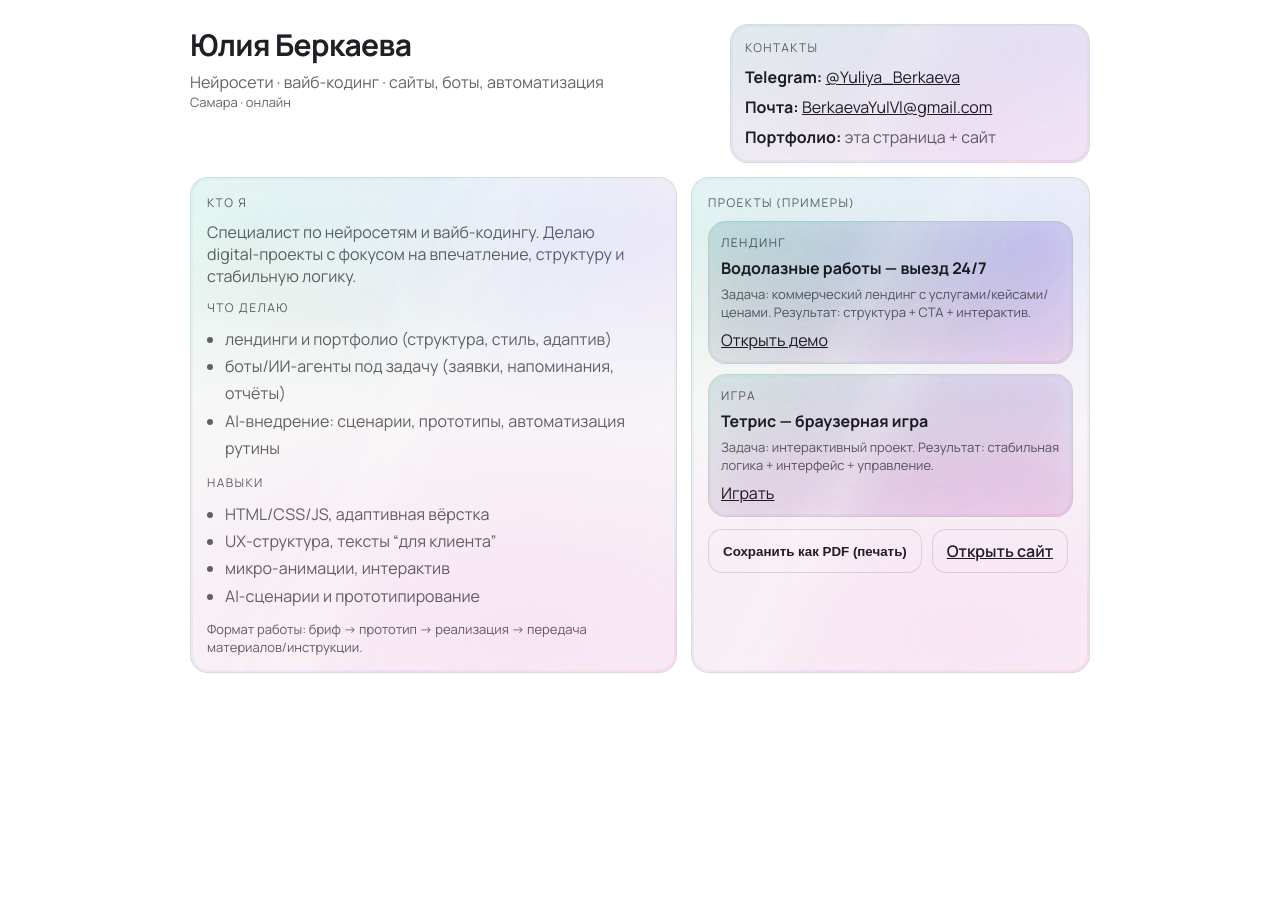
<file: vizitka.html>
<!doctype html>
<html lang="ru" data-theme="light">
  <head>
    <meta charset="utf-8" />
    <meta name="viewport" content="width=device-width, initial-scale=1" />
    <title>Визитка — Юлия Беркаева</title>
    <meta name="description" content="Короткая визитка: кто я, навыки, проекты, контакты." />
    <link rel="preconnect" href="https://fonts.googleapis.com" />
    <link rel="preconnect" href="https://fonts.gstatic.com" crossorigin />
    <link
      href="https://fonts.googleapis.com/css2?family=Manrope:wght@300;400;600;700&family=Outfit:wght@300;400;600;700&display=swap"
      rel="stylesheet"
    />
    <link rel="stylesheet" href="css/style.css" />
    <style>
      body {
        background: #fff;
      }
      .paper {
        width: min(900px, calc(100% - 40px));
        margin: 24px auto;
        color: rgba(12, 12, 18, 0.92);
      }
      .paper .glass-card {
        background: rgba(0, 0, 0, 0.03);
        box-shadow: none;
        border-color: rgba(12, 12, 18, 0.12);
      }
      .paper .muted {
        color: rgba(12, 12, 18, 0.64);
      }
      .paper a {
        color: rgba(12, 12, 18, 0.92);
      }
      .topline {
        display: flex;
        justify-content: space-between;
        gap: 14px;
        flex-wrap: wrap;
        align-items: flex-start;
        margin-bottom: 12px;
      }
      .name {
        font-family: Outfit, Manrope, system-ui, sans-serif;
        font-weight: 700;
        letter-spacing: -0.02em;
        font-size: 30px;
        margin: 0;
      }
      .role {
        margin: 6px 0 0;
      }
      .cols {
        display: grid;
        grid-template-columns: 1.1fr 0.9fr;
        gap: 14px;
        margin-top: 14px;
      }
      .kicker {
        font-family: Outfit, Manrope, system-ui, sans-serif;
        letter-spacing: 0.12em;
        text-transform: uppercase;
        font-size: 12px;
        color: rgba(12, 12, 18, 0.64);
      }
      .btn-row {
        display: flex;
        gap: 10px;
        flex-wrap: wrap;
        margin-top: 12px;
      }
      @media print {
        .btn-row {
          display: none !important;
        }
        body {
          margin: 0;
        }
        .paper {
          margin: 0;
          width: 100%;
        }
        .glass-card {
          break-inside: avoid;
        }
      }
      @media (max-width: 860px) {
        .cols {
          grid-template-columns: 1fr;
        }
      }
    </style>
  </head>
  <body>
    <main class="paper">
      <div class="topline">
        <div>
          <h1 class="name">Юлия Беркаева</h1>
          <p class="muted role">Нейросети · вайб‑кодинг · сайты, боты, автоматизация</p>
          <div class="muted" style="font-size: 13px">Самара · онлайн</div>
        </div>
        <div class="glass-card" style="padding: 14px; min-width: min(360px, 100%)">
          <div class="kicker">Контакты</div>
          <div style="margin-top: 10px; display: grid; gap: 8px">
            <div><strong>Telegram:</strong> <a href="https://t.me/Yuliya_Berkaeva" target="_blank" rel="noreferrer">@Yuliya_Berkaeva</a></div>
            <div><strong>Почта:</strong> <a href="mailto:BerkaevaYulVl@gmail.com">BerkaevaYulVl@gmail.com</a></div>
            <div><strong>Портфолио:</strong> <span class="muted">эта страница + сайт</span></div>
          </div>
        </div>
      </div>

      <div class="cols">
        <section class="glass-card" style="padding: 16px">
          <div class="kicker">Кто я</div>
          <p style="margin: 10px 0 0" class="muted">
            Специалист по нейросетям и вайб‑кодингу. Делаю digital‑проекты с фокусом на впечатление, структуру и стабильную логику.
          </p>

          <div style="height: 12px"></div>
          <div class="kicker">Что делаю</div>
          <ul class="list" style="margin-top: 10px">
            <li>лендинги и портфолио (структура, стиль, адаптив)</li>
            <li>боты/ИИ‑агенты под задачу (заявки, напоминания, отчёты)</li>
            <li>AI‑внедрение: сценарии, прототипы, автоматизация рутины</li>
          </ul>

          <div style="height: 12px"></div>
          <div class="kicker">Навыки</div>
          <ul class="list" style="margin-top: 10px">
            <li>HTML/CSS/JS, адаптивная вёрстка</li>
            <li>UX‑структура, тексты “для клиента”</li>
            <li>микро‑анимации, интерактив</li>
            <li>AI‑сценарии и прототипирование</li>
          </ul>
          <div class="muted" style="margin-top: 10px; font-size: 13px">
            Формат работы: бриф → прототип → реализация → передача материалов/инструкции.
          </div>
        </section>

        <section class="glass-card" style="padding: 16px">
          <div class="kicker">Проекты (примеры)</div>
          <div style="display: grid; gap: 10px; margin-top: 10px">
            <div class="glass-card" style="padding: 12px">
              <div class="kicker">Лендинг</div>
              <div style="font-weight: 700; margin-top: 6px">Водолазные работы — выезд 24/7</div>
              <div class="muted" style="font-size: 13px; margin-top: 6px">
                Задача: коммерческий лендинг с услугами/кейcами/ценами. Результат: структура + CTA + интерактив.
              </div>
              <div style="margin-top: 8px">
                <a href="https://berkaevayulvl.github.io/Vodolaz-VC/" target="_blank" rel="noreferrer">Открыть демо</a>
              </div>
            </div>

            <div class="glass-card" style="padding: 12px">
              <div class="kicker">Игра</div>
              <div style="font-weight: 700; margin-top: 6px">Тетрис — браузерная игра</div>
              <div class="muted" style="font-size: 13px; margin-top: 6px">
                Задача: интерактивный проект. Результат: стабильная логика + интерфейс + управление.
              </div>
              <div style="margin-top: 8px">
                <a href="https://berkaevayulvl.github.io/game_new-/" target="_blank" rel="noreferrer">Играть</a>
              </div>
            </div>
          </div>

          <div class="btn-row">
            <button class="btn-like" type="button" onclick="window.print()">Сохранить как PDF (печать)</button>
            <a class="btn-like" href="index.html">Открыть сайт</a>
          </div>
        </section>
      </div>
    </main>
  </body>
</html>
</file>
<file: css/style.css>
:root {
  --bg: #05060a;
  --panel: rgba(255, 255, 255, 0.06);
  --panel-2: rgba(255, 255, 255, 0.1);
  --text: rgba(245, 248, 255, 0.93);
  --muted: rgba(220, 232, 255, 0.72);
  --text-soft: rgba(245, 248, 255, 0.86);
  --border: rgba(255, 255, 255, 0.12);
  --shadow: 0 18px 60px rgba(0, 0, 0, 0.45);
  --shadow-soft: 0 14px 46px rgba(0, 0, 0, 0.32);
  --glow: 0 0 0 rgba(0, 0, 0, 0);
  /* “дорого‑богато” акценты */
  --accent-a: #00ffd1; /* turquoise */
  --accent-b: #8a5cff; /* violet */
  --accent-c: #ff5c7a; /* pink */
  --accent-d: #ffc24b; /* gold */
  --accent-e: #ff2fc8; /* hot pink */
  --accent-f: #29f5ff; /* neon cyan */
  --radius: 18px;
  --max: 1120px;
}

html[data-theme="light"] {
  --bg: #fbfbfd;
  --panel: rgba(0, 0, 0, 0.04);
  --panel-2: rgba(0, 0, 0, 0.06);
  --text: rgba(12, 12, 18, 0.92);
  --muted: rgba(12, 12, 18, 0.64);
  --text-soft: rgba(12, 12, 18, 0.8);
  --border: rgba(12, 12, 18, 0.12);
  --shadow: 0 18px 60px rgba(17, 17, 28, 0.12);
  --shadow-soft: 0 14px 46px rgba(17, 17, 28, 0.09);
}

*,
*::before,
*::after {
  box-sizing: border-box;
}

html {
  scroll-behavior: smooth;
}

body {
  margin: 0;
  font-family: Manrope, system-ui, -apple-system, Segoe UI, Roboto, Arial, sans-serif;
  color: var(--text);
  background: var(--bg);
  overflow-x: hidden;
  text-rendering: geometricPrecision;
  -webkit-font-smoothing: antialiased;
  -moz-osx-font-smoothing: grayscale;
  position: relative;
}

/* Keep content above background canvases */
.header,
main,
.footer {
  position: relative;
  z-index: 10;
}

@media (prefers-reduced-motion: reduce) {
  html {
    scroll-behavior: auto;
  }
  * {
    animation-duration: 0.001ms !important;
    animation-iteration-count: 1 !important;
    transition-duration: 0.001ms !important;
    scroll-behavior: auto !important;
  }
}

.container {
  width: min(var(--max), calc(100% - 40px));
  margin: 0 auto;
}

.container :where(p) {
  line-height: 1.65;
}

.muted {
  color: var(--muted);
}

.h2 {
  margin: 0 0 10px;
  font-family: Outfit, Manrope, system-ui, sans-serif;
  letter-spacing: -0.02em;
  font-size: clamp(26px, 4vw, 38px);
}

.h3 {
  margin: 0 0 10px;
  font-family: Outfit, Manrope, system-ui, sans-serif;
  letter-spacing: -0.01em;
  font-size: 18px;
}

.section {
  padding: 80px 0;
  position: relative;
}

.section__head {
  margin-bottom: 24px;
  max-width: 760px;
}

.header {
  position: sticky;
  top: 0;
  z-index: 40;
  backdrop-filter: blur(14px);
  background: linear-gradient(to bottom, rgba(0, 0, 0, 0.6), rgba(0, 0, 0, 0));
  border-bottom: 1px solid rgba(255, 255, 255, 0.08);
}

html[data-theme="light"] .header {
  background: linear-gradient(to bottom, rgba(251, 251, 253, 0.72), rgba(251, 251, 253, 0));
  border-bottom-color: rgba(0, 0, 0, 0.06);
}

.header__inner {
  height: 96px;
  display: flex;
  align-items: center;
  justify-content: space-between;
  gap: 18px;
  padding: 0;
  flex-wrap: nowrap;
}

.brand {
  font-family: Outfit, Manrope, system-ui, sans-serif;
  text-decoration: none;
  color: var(--text);
  font-weight: 600;
  letter-spacing: -0.01em;
  display: inline-flex;
  align-items: center;
  gap: 14px;
  min-width: 0;
}

.brand__logo {
  width: 96px;
  height: 96px;
  object-fit: contain;
  flex: 0 0 auto;
  filter: drop-shadow(0 12px 26px rgba(0, 0, 0, 0.35)) drop-shadow(0 0 18px rgba(37, 243, 211, 0.18))
    drop-shadow(0 0 22px rgba(168, 85, 247, 0.14));
}

.brand__text {
  white-space: nowrap;
  overflow: hidden;
  text-overflow: ellipsis;
}

html[data-theme="light"] .brand__logo {
  filter: drop-shadow(0 10px 22px rgba(17, 17, 28, 0.12)) drop-shadow(0 0 16px rgba(37, 243, 211, 0.10))
    drop-shadow(0 0 18px rgba(168, 85, 247, 0.08));
}

.nav {
  display: flex;
  align-items: center;
  gap: 14px;
}

.nav__link {
  color: var(--muted);
  text-decoration: none;
  font-size: 14px;
  padding: 10px 10px;
  border-radius: 12px;
  transition: background 160ms ease, color 160ms ease;
}

.nav__link.is-active {
  color: var(--text);
  background: rgba(255, 255, 255, 0.06);
  border: 1px solid rgba(37, 243, 211, 0.16);
}

.nav__link:hover {
  background: var(--panel);
  color: var(--text);
}

.nav__cta {
  background: linear-gradient(120deg, rgba(37, 243, 211, 0.16), rgba(168, 85, 247, 0.16), rgba(255, 61, 166, 0.16));
  border: 1px solid var(--border);
  color: var(--text);
}

.burger {
  display: none;
  width: 42px;
  height: 42px;
  border-radius: 14px;
  border: 1px solid var(--border);
  background: var(--panel);
  box-shadow: var(--shadow);
  padding: 10px;
}

.burger span {
  display: block;
  height: 2px;
  background: var(--text);
  border-radius: 2px;
  margin: 6px 0;
}

.hero {
  padding: 84px 0 28px;
}

.hero__grid {
  display: grid;
  grid-template-columns: 1.1fr 0.9fr;
  gap: 32px;
  align-items: center;
}

.hero__kicker {
  color: var(--muted);
  font-size: 13px;
  letter-spacing: 0.08em;
  text-transform: uppercase;
  margin-bottom: 12px;
}

.hero__title {
  margin: 0 0 14px;
  font-family: Outfit, Manrope, system-ui, sans-serif;
  font-size: clamp(34px, 4.6vw, 56px);
  letter-spacing: -0.03em;
  line-height: 1.05;
}

.gradient-text {
  background: linear-gradient(90deg, var(--accent-f), var(--accent-b), var(--accent-e), var(--accent-d));
  background-size: 240% 240%;
  -webkit-background-clip: text;
  background-clip: text;
  color: transparent;
  animation: gradientShift 8s ease-in-out infinite;
}

@keyframes gradientShift {
  0% {
    background-position: 0% 50%;
  }
  50% {
    background-position: 100% 50%;
  }
  100% {
    background-position: 0% 50%;
  }
}

.hero__lead {
  margin: 0 0 18px;
  color: var(--muted);
  font-size: 16.5px;
  line-height: 1.6;
}

.hero__actions {
  display: flex;
  gap: 12px;
  flex-wrap: wrap;
  margin-bottom: 16px;
}

.btn {
  text-decoration: none;
  display: inline-flex;
  align-items: center;
  justify-content: center;
  gap: 10px;
  padding: 12px 16px;
  border-radius: 14px;
  border: 1px solid var(--border);
  font-weight: 600;
  letter-spacing: -0.01em;
  transition: transform 160ms ease, filter 160ms ease, background 160ms ease;
  will-change: transform;
}

.btn:hover {
  transform: translateY(-1px);
  filter: brightness(1.05);
}

.btn.is-magnetic {
  transform: translate3d(var(--mx, 0px), var(--my, 0px), 0) translateY(-1px);
}

.btn.is-magnetic:active {
  transform: translate3d(var(--mx, 0px), var(--my, 0px), 0) scale(0.98);
}

.btn--primary {
  color: var(--bg);
  border-color: rgba(0, 0, 0, 0.12);
  background: linear-gradient(90deg, var(--accent-f), var(--accent-b), var(--accent-e), var(--accent-d));
  box-shadow: 0 18px 60px rgba(0, 255, 209, 0.12), 0 18px 60px rgba(255, 92, 122, 0.12), 0 18px 60px rgba(255, 194, 75, 0.1),
    var(--shadow-soft);
}

.btn--ghost {
  color: var(--text);
  background: var(--panel);
}

.tag-row {
  display: flex;
  flex-wrap: wrap;
  gap: 10px;
}

.tag {
  font-size: 13px;
  color: var(--muted);
  padding: 8px 10px;
  border-radius: 999px;
  border: 1px solid var(--border);
  background: rgba(255, 255, 255, 0.03);
  backdrop-filter: blur(12px);
}

.hero__visual {
  position: relative;
  display: grid;
  gap: 14px;
  justify-items: end;
}

.portrait {
  width: min(380px, 100%);
  aspect-ratio: 4 / 5;
  border-radius: 26px;
  overflow: hidden;
  border: 1px solid var(--border);
  background: rgba(255, 255, 255, 0.03);
  box-shadow: var(--shadow);
  position: relative;
  transform-style: preserve-3d;
}

.portrait img {
  width: 100%;
  height: 100%;
  object-fit: cover;
  display: block;
}

.portrait__orbs::before,
.portrait__orbs::after {
  content: "";
  position: absolute;
  inset: -40%;
  background: radial-gradient(circle at 30% 40%, rgba(37, 243, 211, 0.25), transparent 35%),
    radial-gradient(circle at 70% 35%, rgba(168, 85, 247, 0.22), transparent 35%),
    radial-gradient(circle at 55% 75%, rgba(255, 61, 166, 0.16), transparent 40%);
  filter: blur(18px);
  opacity: 0.9;
  pointer-events: none;
}

@keyframes breatheGlow {
  0% {
    filter: saturate(1.0) brightness(1.0);
    opacity: 0.78;
    transform: translate3d(0, 0, 0) scale(1);
  }
  50% {
    filter: saturate(1.18) brightness(1.06);
    opacity: 1;
    transform: translate3d(0, 0, 0) scale(1.03);
  }
  100% {
    filter: saturate(1.0) brightness(1.0);
    opacity: 0.78;
    transform: translate3d(0, 0, 0) scale(1);
  }
}

@keyframes shineSweep {
  0% {
    background-position: 0% 0%, 0% 0%, -120% 0%;
  }
  100% {
    background-position: 0% 0%, 0% 0%, 220% 0%;
  }
}

@keyframes borderSpin {
  0% {
    transform: rotate(0deg);
    opacity: 0.55;
  }
  50% {
    opacity: 0.95;
  }
  100% {
    transform: rotate(360deg);
    opacity: 0.55;
  }
}

.glass-card {
  border-radius: var(--radius);
  border: 1px solid var(--border);
  background: linear-gradient(180deg, var(--panel-2), rgba(255, 255, 255, 0.02));
  box-shadow: var(--shadow-soft);
  padding: 18px;
  backdrop-filter: blur(18px);
  position: relative;
  overflow: hidden;
  transition: box-shadow 240ms ease, transform 240ms ease;
  will-change: transform, box-shadow;
  transform-style: preserve-3d;
  --ring: 2px;
}

.glass-card::before {
  content: "";
  position: absolute;
  inset: -1px;
  pointer-events: none;
  background-image: radial-gradient(760px 320px at 12% 8%, rgba(41, 245, 255, 0.12), transparent 60%),
    radial-gradient(760px 320px at 88% 12%, rgba(138, 92, 255, 0.11), transparent 60%),
    radial-gradient(820px 420px at 70% 92%, rgba(255, 47, 200, 0.1), transparent 64%),
    radial-gradient(520px 240px at 46% 18%, rgba(255, 194, 75, 0.08), transparent 62%),
    linear-gradient(
      115deg,
      transparent 0%,
      rgba(255, 255, 255, 0.0) 35%,
      rgba(255, 255, 255, 0.16) 45%,
      rgba(255, 255, 255, 0.0) 55%,
      transparent 100%
    );
  background-size: auto, auto, auto, 200% 100%;
  background-position: 0% 0%, 0% 0%, 0% 0%, -120% 0%;
  opacity: 0.95;
  transform-origin: 50% 50%;
}

.glass-card::after {
  content: "";
  position: absolute;
  inset: 0;
  pointer-events: none;
  opacity: 0.24;
  mix-blend-mode: overlay;
  background-image: url("data:image/svg+xml,%3Csvg%20xmlns%3D%27http%3A//www.w3.org/2000/svg%27%20width%3D%27160%27%20height%3D%27160%27%3E%3Cfilter%20id%3D%27n%27%3E%3CfeTurbulence%20type%3D%27fractalNoise%27%20baseFrequency%3D%270.85%27%20numOctaves%3D%272%27%20stitchTiles%3D%27stitch%27/%3E%3C/filter%3E%3Crect%20width%3D%27160%27%20height%3D%27160%27%20filter%3D%27url(%23n)%27%20opacity%3D%270.45%27/%3E%3C/svg%3E");
  background-size: 220px 220px;
}

.glass-card > * {
  position: relative;
  z-index: 1;
}

.glass-card > * {
  transform: translate3d(calc(var(--px, 0) * 1px), calc(var(--py, 0) * 1px), 0);
  transition: transform 240ms ease;
}

.glass-card::before {
  will-change: opacity, transform, background-position;
}

.glass-card::after {
  will-change: opacity;
}

.glass-card {
  --hx: 50%;
  --hy: 50%;
  --px: 0;
  --py: 0;
  --rx: 0;
  --ry: 0;
}

.glass-card::after {
  opacity: 0.14;
}

.glass-card:hover::after {
  opacity: 0.18;
}

.glass-card::before {
  border-radius: inherit;
}

.glass-card::after {
  border-radius: inherit;
}

.glass-card::before {
  background-blend-mode: screen, screen, screen, normal;
}

.glass-card::after {
  background-image: radial-gradient(560px 280px at var(--hx) var(--hy), rgba(41, 245, 255, 0.22), transparent 58%),
    radial-gradient(560px 280px at var(--hx) var(--hy), rgba(255, 47, 200, 0.22), transparent 62%),
    radial-gradient(560px 280px at var(--hx) var(--hy), rgba(255, 194, 75, 0.18), transparent 64%),
    conic-gradient(
      from 0deg,
      rgba(41, 245, 255, 0.0),
      rgba(41, 245, 255, 0.82),
      rgba(255, 47, 200, 0.78),
      rgba(255, 194, 75, 0.72),
      rgba(138, 92, 255, 0.62),
      rgba(41, 245, 255, 0.82),
      rgba(41, 245, 255, 0.0)
    ),
    url("data:image/svg+xml,%3Csvg%20xmlns%3D%27http%3A//www.w3.org/2000/svg%27%20width%3D%27160%27%20height%3D%27160%27%3E%3Cfilter%20id%3D%27n%27%3E%3CfeTurbulence%20type%3D%27fractalNoise%27%20baseFrequency%3D%270.85%27%20numOctaves%3D%272%27%20stitchTiles%3D%27stitch%27/%3E%3C/filter%3E%3Crect%20width%3D%27160%27%20height%3D%27160%27%20filter%3D%27url(%23n)%27%20opacity%3D%270.45%27/%3E%3C/svg%3E");
  background-size: auto, auto, auto, 160% 160%, 220px 220px;
  mix-blend-mode: overlay;
}

.glass-card::after {
  -webkit-mask: linear-gradient(#000 0 0) content-box, linear-gradient(#000 0 0);
  -webkit-mask-composite: xor;
  mask: linear-gradient(#000 0 0) content-box, linear-gradient(#000 0 0);
  mask-composite: exclude;
  padding: var(--ring);
}

.glass-card:hover {
  box-shadow: 0 26px 86px rgba(0, 0, 0, 0.42), 0 0 0 1px rgba(37, 243, 211, 0.08) inset;
  transform: translateY(-2px) scale(1.01) perspective(900px) rotateX(calc(var(--ry, 0) * -1.35deg))
    rotateY(calc(var(--rx, 0) * 1.35deg));
}

/* “Дышащая” подсветка по всему сайту */
@media (prefers-reduced-motion: no-preference) {
  .glass-card::before {
    animation: breatheGlow 6.6s ease-in-out infinite;
  }

  .glass-card:nth-child(2n)::before {
    animation-duration: 7.4s;
    animation-delay: -1.6s;
  }

  .glass-card:nth-child(3n)::before {
    animation-duration: 8.1s;
    animation-delay: -2.4s;
  }

  .glass-card:hover::before {
    animation-duration: 4.2s;
    animation-name: breatheGlow, shineSweep;
    animation-duration: 4.2s, 1.1s;
    animation-timing-function: ease-in-out, ease-out;
    animation-iteration-count: infinite, 1;
  }

  .glass-card::after {
    animation: borderSpin 4.6s linear infinite;
    transform-origin: 50% 50%;
  }

  .btn--primary {
    box-shadow: 0 18px 60px rgba(37, 243, 211, 0.1), 0 18px 60px rgba(168, 85, 247, 0.1), var(--shadow-soft);
  }
}

@media (prefers-reduced-motion: reduce) {
  .glass-card:hover::before {
    animation: shineSweep 1.05s ease-out 1;
  }
}

.glass-card__label {
  color: var(--muted);
  font-size: 12px;
  letter-spacing: 0.12em;
  text-transform: uppercase;
}

.glass-card__title {
  margin-top: 6px;
  font-family: Outfit, Manrope, system-ui, sans-serif;
  letter-spacing: -0.02em;
  font-weight: 600;
}

.grid-2 {
  display: grid;
  grid-template-columns: repeat(2, minmax(0, 1fr));
  gap: 14px;
}

.grid-3 {
  display: grid;
  grid-template-columns: repeat(3, minmax(0, 1fr));
  gap: 14px;
}

.cards-4 {
  display: grid;
  grid-template-columns: repeat(3, minmax(0, 1fr));
  gap: 14px;
}

.bot-card p {
  margin: 0 0 10px;
}

.filters {
  display: flex;
  gap: 10px;
  flex-wrap: wrap;
  align-items: center;
  margin: 12px 0 14px;
}

.filter-chip {
  appearance: none;
  border: 1px solid var(--border);
  background: rgba(255, 255, 255, 0.03);
  color: var(--muted);
  padding: 10px 12px;
  border-radius: 999px;
  font-weight: 700;
  letter-spacing: -0.01em;
  transition: background 160ms ease, color 160ms ease, transform 160ms ease, filter 160ms ease;
}

.filter-chip:hover {
  background: var(--panel);
  color: var(--text);
  transform: translateY(-1px);
  filter: brightness(1.04);
}

.filter-chip.is-active {
  color: var(--text);
  background: linear-gradient(120deg, rgba(37, 243, 211, 0.14), rgba(168, 85, 247, 0.14), rgba(255, 61, 166, 0.14));
  border-color: rgba(37, 243, 211, 0.16);
}

.media-thumb.is-hidden {
  display: none;
}
.link-card {
  text-decoration: none;
  color: var(--text);
  display: grid;
  gap: 8px;
  transition: transform 160ms ease, background 160ms ease, box-shadow 160ms ease;
}

.link-card:hover {
  transform: translateY(-2px);
  background: linear-gradient(180deg, var(--panel-2), rgba(255, 255, 255, 0.02));
}

.link-card__num {
  color: var(--muted);
  font-family: Outfit, Manrope, system-ui, sans-serif;
  letter-spacing: 0.16em;
}

.link-card__title {
  font-family: Outfit, Manrope, system-ui, sans-serif;
  font-weight: 600;
  letter-spacing: -0.02em;
}

.link-card__text {
  color: var(--muted);
  line-height: 1.6;
}

.link-card__cta {
  margin-top: 4px;
  color: rgba(37, 243, 211, 0.92);
  font-weight: 700;
}

.badge {
  display: inline-flex;
  align-items: center;
  padding: 6px 10px;
  border-radius: 999px;
  border: 1px solid var(--border);
  background: rgba(255, 255, 255, 0.03);
  backdrop-filter: blur(12px);
  color: var(--muted);
  font-size: 12px;
  width: fit-content;
}

.list {
  margin: 12px 0 0;
  padding-left: 18px;
  color: var(--muted);
  line-height: 1.7;
}

.steps__list {
  margin: 12px 0 0;
  padding: 0;
  list-style: none;
  display: grid;
  gap: 10px;
}

.steps__num {
  font-family: Outfit, Manrope, system-ui, sans-serif;
  letter-spacing: 0.12em;
  color: var(--muted);
  margin-right: 10px;
}

.quote {
  margin: 0;
  font-family: Outfit, Manrope, system-ui, sans-serif;
  font-size: clamp(18px, 2.3vw, 26px);
  letter-spacing: -0.02em;
  line-height: 1.3;
  padding: 24px 18px;
  border-left: 3px solid rgba(37, 243, 211, 0.65);
  background: linear-gradient(180deg, rgba(37, 243, 211, 0.06), rgba(255, 255, 255, 0.02));
  border-radius: var(--radius);
  border: 1px solid var(--border);
  box-shadow: var(--shadow);
}

.review blockquote {
  margin: 0 0 12px;
  color: var(--text);
  line-height: 1.6;
}

.review figcaption {
  color: var(--muted);
  font-size: 13px;
}

.contact-card__links {
  margin-top: 12px;
  display: grid;
  gap: 8px;
}

.contact-card__links a {
  color: var(--text);
  text-decoration: none;
  padding: 10px 12px;
  border-radius: 14px;
  border: 1px solid var(--border);
  background: rgba(255, 255, 255, 0.03);
}

.contact-card__links a:hover {
  background: var(--panel);
}

.footer {
  padding: 26px 0 42px;
  border-top: 1px solid rgba(255, 255, 255, 0.08);
}

html[data-theme="light"] .footer {
  border-top-color: rgba(0, 0, 0, 0.08);
}

.footer__inner {
  display: flex;
  justify-content: space-between;
  gap: 14px;
  flex-wrap: wrap;
}

.theme-toggle {
  position: fixed;
  bottom: 16px;
  right: 16px;
  z-index: 50;
  border-radius: 999px;
  border: 1px solid var(--border);
  background: linear-gradient(180deg, var(--panel-2), rgba(255, 255, 255, 0.02));
  color: var(--text);
  box-shadow: var(--shadow-soft);
  display: inline-flex;
  align-items: center;
  gap: 10px;
  padding: 12px 14px;
  font-family: Outfit, Manrope, system-ui, sans-serif;
  letter-spacing: -0.01em;
  cursor: pointer;
  user-select: none;
  transition: transform 160ms ease, filter 160ms ease, background 160ms ease;
  will-change: transform;
}

.theme-toggle:hover {
  transform: translateY(-1px);
  filter: brightness(1.06);
}

.theme-toggle__dot {
  width: 10px;
  height: 10px;
  border-radius: 999px;
  background: linear-gradient(90deg, var(--accent-a), var(--accent-b), var(--accent-c));
}

.theme-toggle__text {
  font-size: 13px;
}

[data-animate] {
  opacity: 0;
  transform: translateY(12px);
  transition: opacity 520ms ease, transform 520ms ease;
}

.is-inview {
  opacity: 1;
  transform: translateY(0);
}

body.has-custom-cursor {
  cursor: none;
}

body.has-custom-cursor a,
body.has-custom-cursor button {
  cursor: none;
}

.target-cursor-wrapper {
  position: fixed;
  top: 0;
  left: 0;
  width: 0;
  height: 0;
  pointer-events: none;
  z-index: 9999;
  mix-blend-mode: difference;
  transform: translate(-50%, -50%);
  opacity: 0;
}

.target-cursor-dot {
  position: absolute;
  left: 50%;
  top: 50%;
  width: 4px;
  height: 4px;
  background: #fff;
  border-radius: 50%;
  transform: translate(-50%, -50%);
  will-change: transform;
}

.target-cursor-corner {
  position: absolute;
  left: 50%;
  top: 50%;
  width: 12px;
  height: 12px;
  border: 3px solid #fff;
  will-change: transform;
}

.corner-tl {
  transform: translate(-150%, -150%);
  border-right: none;
  border-bottom: none;
}

.corner-tr {
  transform: translate(50%, -150%);
  border-left: none;
  border-bottom: none;
}

.corner-br {
  transform: translate(50%, 50%);
  border-left: none;
  border-top: none;
}

.corner-bl {
  transform: translate(-150%, 50%);
  border-right: none;
  border-top: none;
}

/* Diagnostic app */
.quiz {
  display: grid;
  gap: 14px;
}

.quiz__top {
  display: flex;
  justify-content: space-between;
  gap: 14px;
  flex-wrap: wrap;
  align-items: center;
}

.quiz__title {
  font-family: Outfit, Manrope, system-ui, sans-serif;
  font-weight: 600;
}

.quiz__progress {
  width: 220px;
  height: 10px;
  border-radius: 999px;
  background: rgba(255, 255, 255, 0.06);
  border: 1px solid var(--border);
  overflow: hidden;
}

.quiz__progress > span {
  display: block;
  height: 100%;
  width: 0%;
  background: linear-gradient(90deg, var(--accent-a), var(--accent-b), var(--accent-c));
}

.quiz__q {
  margin: 0;
  font-family: Outfit, Manrope, system-ui, sans-serif;
  font-size: 18px;
  letter-spacing: -0.01em;
}

.quiz__options {
  display: grid;
  gap: 10px;
}

.quiz__opt {
  display: flex;
  gap: 10px;
  align-items: flex-start;
  padding: 12px 12px;
  border-radius: 14px;
  border: 1px solid var(--border);
  background: rgba(255, 255, 255, 0.03);
  transition: background 160ms ease, transform 160ms ease;
}

.quiz__opt:hover {
  background: var(--panel);
  transform: translateY(-1px);
}

.quiz__actions {
  display: flex;
  justify-content: space-between;
  gap: 10px;
  flex-wrap: wrap;
}

.btn-like {
  appearance: none;
  border: 1px solid var(--border);
  background: rgba(255, 255, 255, 0.03);
  color: var(--text);
  padding: 10px 14px;
  border-radius: 14px;
  font-weight: 600;
}

.btn-like:disabled {
  opacity: 0.45;
}

.result {
  display: grid;
  gap: 10px;
}

.result__kicker {
  color: var(--muted);
  letter-spacing: 0.12em;
  text-transform: uppercase;
  font-size: 12px;
}

.result__title {
  font-family: Outfit, Manrope, system-ui, sans-serif;
  font-size: 20px;
  margin: 0;
}

.result__box {
  border: 1px solid var(--border);
  border-radius: 14px;
  background: rgba(255, 255, 255, 0.03);
  padding: 12px;
}

/* Media (video + visual gallery) */
.media-grid {
  display: grid;
  gap: 14px;
}

.media-grid--video {
  grid-template-columns: repeat(2, minmax(0, 1fr));
}

.media-grid--images {
  grid-template-columns: repeat(4, minmax(0, 1fr));
}

.media-card {
  padding: 14px;
}

.media-card__frame {
  border-radius: calc(var(--radius) - 6px);
  overflow: hidden;
  border: 1px solid rgba(255, 255, 255, 0.1);
  background: rgba(0, 0, 0, 0.22);
  aspect-ratio: 16 / 9;
  display: grid;
  position: relative;
}

.media-card__video {
  width: 100%;
  height: 100%;
  display: block;
  object-fit: cover;
}

.video-firstframe {
  position: absolute;
  inset: 0;
  width: 100%;
  height: 100%;
  object-fit: cover;
  display: block;
}

.video-firstframe.is-hidden {
  display: none;
}

.media-card__caption {
  margin-top: 10px;
  font-size: 13px;
  color: var(--muted);
}

.media-thumb {
  display: block;
  padding: 10px;
  text-decoration: none;
  color: inherit;
}

.media-thumb__img {
  width: 100%;
  height: 100%;
  display: block;
  border-radius: calc(var(--radius) - 8px);
  aspect-ratio: 1 / 1;
  object-fit: cover;
  border: 1px solid rgba(255, 255, 255, 0.1);
  background: rgba(0, 0, 0, 0.18);
  transform: translateZ(0);
}

.media-thumb:hover .media-thumb__img {
  filter: saturate(1.05) contrast(1.02);
}

.doc-row {
  margin-top: 14px;
}

.doc-card {
  display: grid;
  gap: 10px;
}

.doc-card__actions {
  display: flex;
  gap: 10px;
  flex-wrap: wrap;
  margin-top: 4px;
}

.smart-contact {
  margin-top: 14px;
}

.smart-form__grid {
  display: grid;
  grid-template-columns: repeat(2, minmax(0, 1fr));
  gap: 12px;
}

.smart-field {
  display: grid;
  gap: 6px;
}

.smart-field--full {
  grid-column: 1 / -1;
}

.smart-field__label {
  font-size: 12px;
  letter-spacing: 0.12em;
  text-transform: uppercase;
  color: var(--muted);
  font-family: Outfit, Manrope, system-ui, sans-serif;
}

.smart-field__control {
  width: 100%;
  border-radius: 14px;
  border: 1px solid var(--border);
  background: rgba(255, 255, 255, 0.03);
  color: var(--text);
  padding: 11px 12px;
  outline: none;
}

.smart-field__control--area {
  resize: vertical;
  min-height: 110px;
  line-height: 1.55;
}

.smart-field__control:focus {
  box-shadow: 0 0 0 1px rgba(37, 243, 211, 0.22) inset, 0 0 0 1px rgba(138, 92, 255, 0.18);
  background: var(--panel);
}

.smart-check {
  display: flex;
  gap: 10px;
  align-items: flex-start;
}

.smart-check__box {
  margin-top: 3px;
}

.smart-actions {
  margin-top: 12px;
  display: flex;
  gap: 10px;
  flex-wrap: wrap;
  align-items: center;
}

.smart-preview {
  margin-top: 10px;
  border-top: 1px solid rgba(255, 255, 255, 0.08);
  padding-top: 10px;
}

.smart-preview__summary {
  color: var(--text-soft);
  font-weight: 600;
  cursor: pointer;
  user-select: none;
}

.smart-preview__box {
  margin: 10px 0 0;
  border-radius: 14px;
  border: 1px solid var(--border);
  background: rgba(0, 0, 0, 0.18);
  padding: 12px;
  color: var(--text);
  white-space: pre-wrap;
  word-break: break-word;
  overflow: auto;
  max-height: 320px;
}

.privacy {
  padding: 18px 0 0;
}

/* Mobile */
@media (max-width: 860px) {
  .burger {
    display: inline-block;
  }

  .nav {
    position: fixed;
    top: 96px;
    left: 16px;
    right: 16px;
    display: none;
    flex-direction: column;
    align-items: stretch;
    gap: 8px;
    padding: 12px;
    border: 1px solid var(--border);
    background: linear-gradient(180deg, var(--panel-2), rgba(255, 255, 255, 0.02));
    box-shadow: var(--shadow);
    border-radius: var(--radius);
  }

  .nav.is-open {
    display: flex;
  }

  .nav__link {
    padding: 12px 12px;
  }

  .hero__grid {
    grid-template-columns: 1fr;
  }

  .hero__visual {
    justify-items: start;
  }

  .cards-4 {
    grid-template-columns: 1fr;
  }

  .grid-3 {
    grid-template-columns: 1fr;
  }

  .grid-2 {
    grid-template-columns: 1fr;
  }

  .media-grid--video {
    grid-template-columns: 1fr;
  }

  .media-grid--images {
    grid-template-columns: repeat(2, minmax(0, 1fr));
  }

  .smart-form__grid {
    grid-template-columns: 1fr;
  }

  .brand__logo {
    width: 78px;
    height: 78px;
  }
}

/* Background elements (cosmic layers) */
#silk-bg {
  position: fixed;
  inset: 0;
  z-index: 1;
  opacity: 0.92;
  pointer-events: none;
  background: radial-gradient(1200px 900px at 10% 10%, rgba(41, 245, 255, 0.1), transparent 60%),
    radial-gradient(1200px 900px at 92% 18%, rgba(255, 47, 200, 0.085), transparent 62%),
    radial-gradient(1200px 900px at 70% 95%, rgba(255, 194, 75, 0.06), transparent 62%),
    radial-gradient(1000px 800px at 55% 50%, rgba(138, 92, 255, 0.06), transparent 62%);
}

#silk-bg::before {
  content: "";
  position: absolute;
  inset: 0;
  pointer-events: none;
  opacity: 0.42;
  mix-blend-mode: overlay;
  background-image: url("data:image/svg+xml,%3Csvg%20xmlns%3D%27http%3A//www.w3.org/2000/svg%27%20width%3D%27240%27%20height%3D%27240%27%3E%3Cfilter%20id%3D%27n%27%3E%3CfeTurbulence%20type%3D%27fractalNoise%27%20baseFrequency%3D%270.7%27%20numOctaves%3D%273%27%20stitchTiles%3D%27stitch%27/%3E%3C/filter%3E%3Crect%20width%3D%27240%27%20height%3D%27240%27%20filter%3D%27url(%23n)%27%20opacity%3D%270.33%27/%3E%3C/svg%3E");
  background-size: 260px 260px;
}

#silk-bg::after {
  content: "";
  position: absolute;
  inset: -2px;
  pointer-events: none;
  background: radial-gradient(1200px 900px at 50% 30%, transparent 55%, rgba(0, 0, 0, 0.55) 100%);
  opacity: 0.85;
}

#color-bends {
  position: fixed;
  inset: 0;
  width: 100%;
  height: 100%;
  z-index: 0;
  opacity: 0.93;
  pointer-events: none;
  filter: saturate(1.15) contrast(1.05);
}

#star-dust {
  position: fixed;
  inset: 0;
  width: 100%;
  height: 100%;
  z-index: 3;
  opacity: 0.75;
  pointer-events: none;
}

#star-dust {
  mix-blend-mode: screen;
}

#fluid {
  position: fixed;
  inset: 0;
  width: 100%;
  height: 100%;
  z-index: 2;
  pointer-events: none;
  opacity: 0.82;
  mix-blend-mode: screen;
  filter: saturate(1.25) contrast(1.05);
}

#silk-bg canvas {
  position: absolute;
  inset: 0;
  width: 100%;
  height: 100%;
  opacity: 0.72;
  filter: blur(0.2px);
}
</file>
